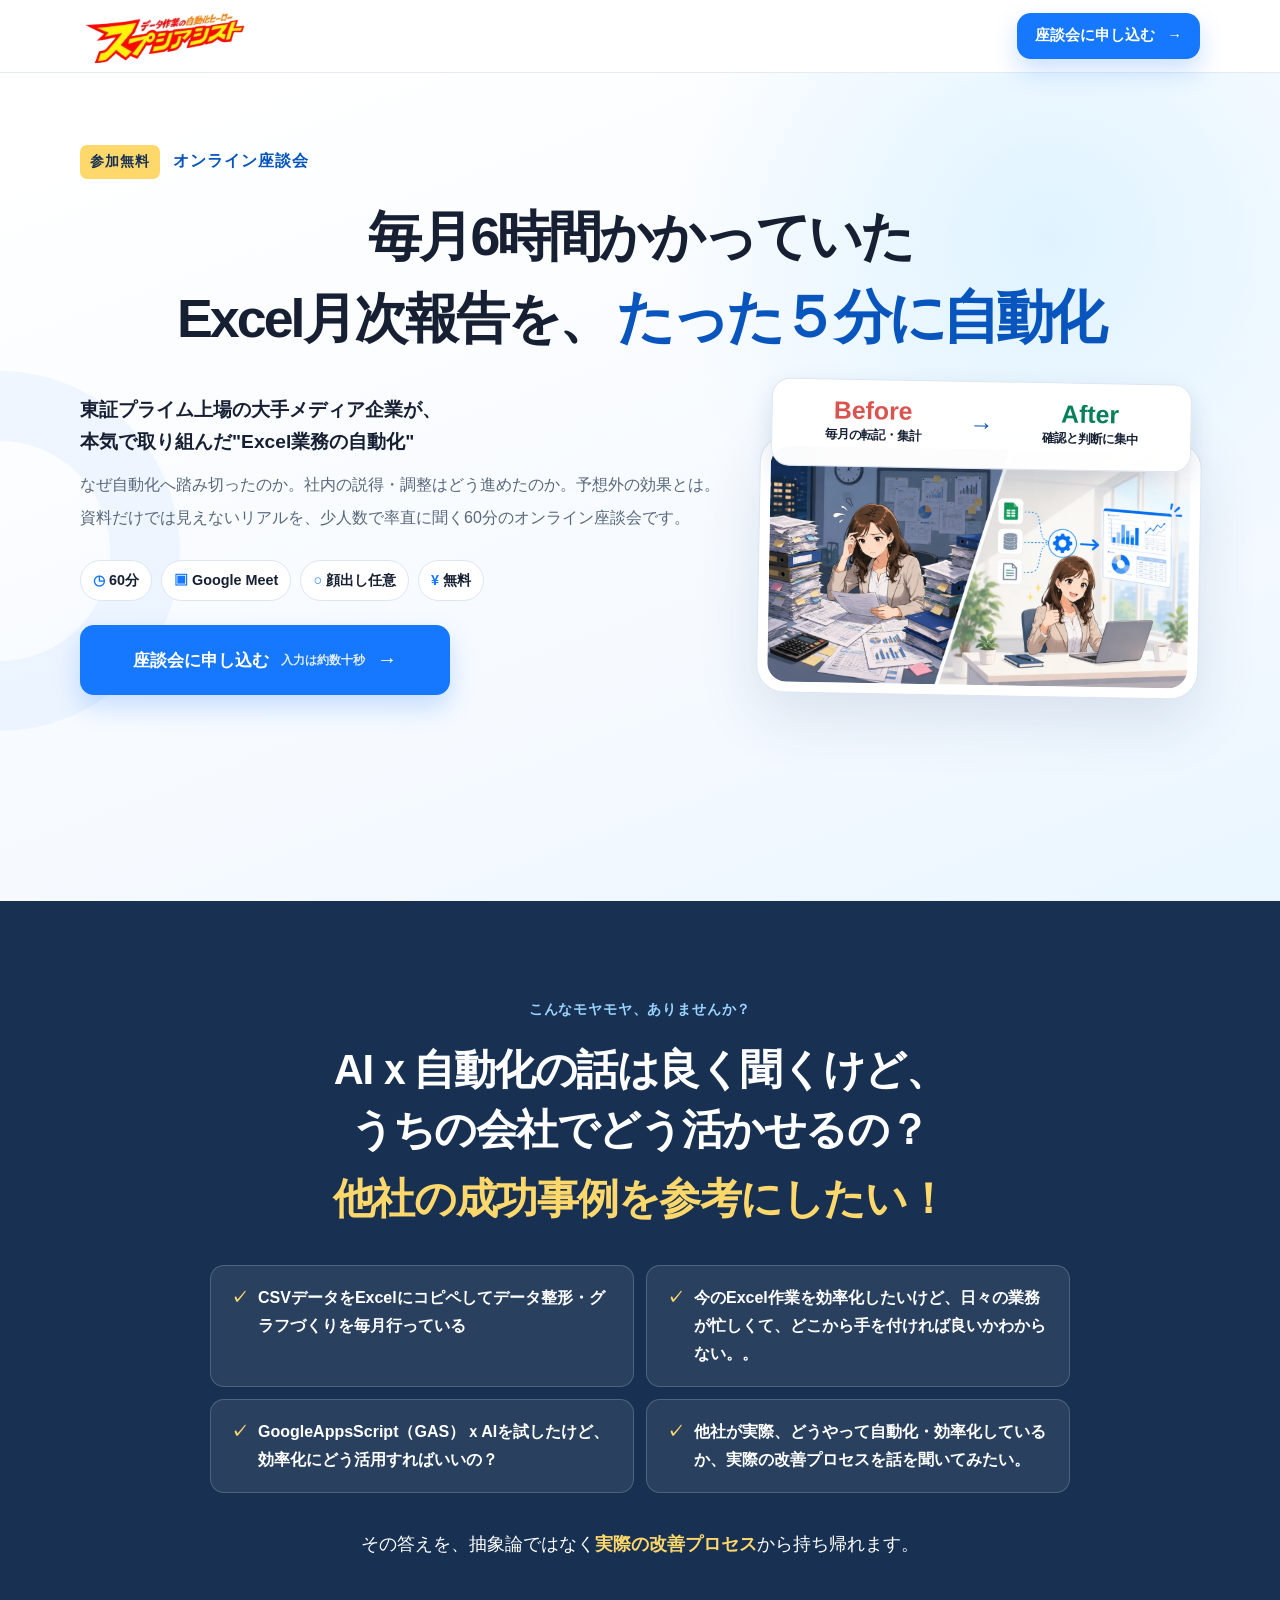
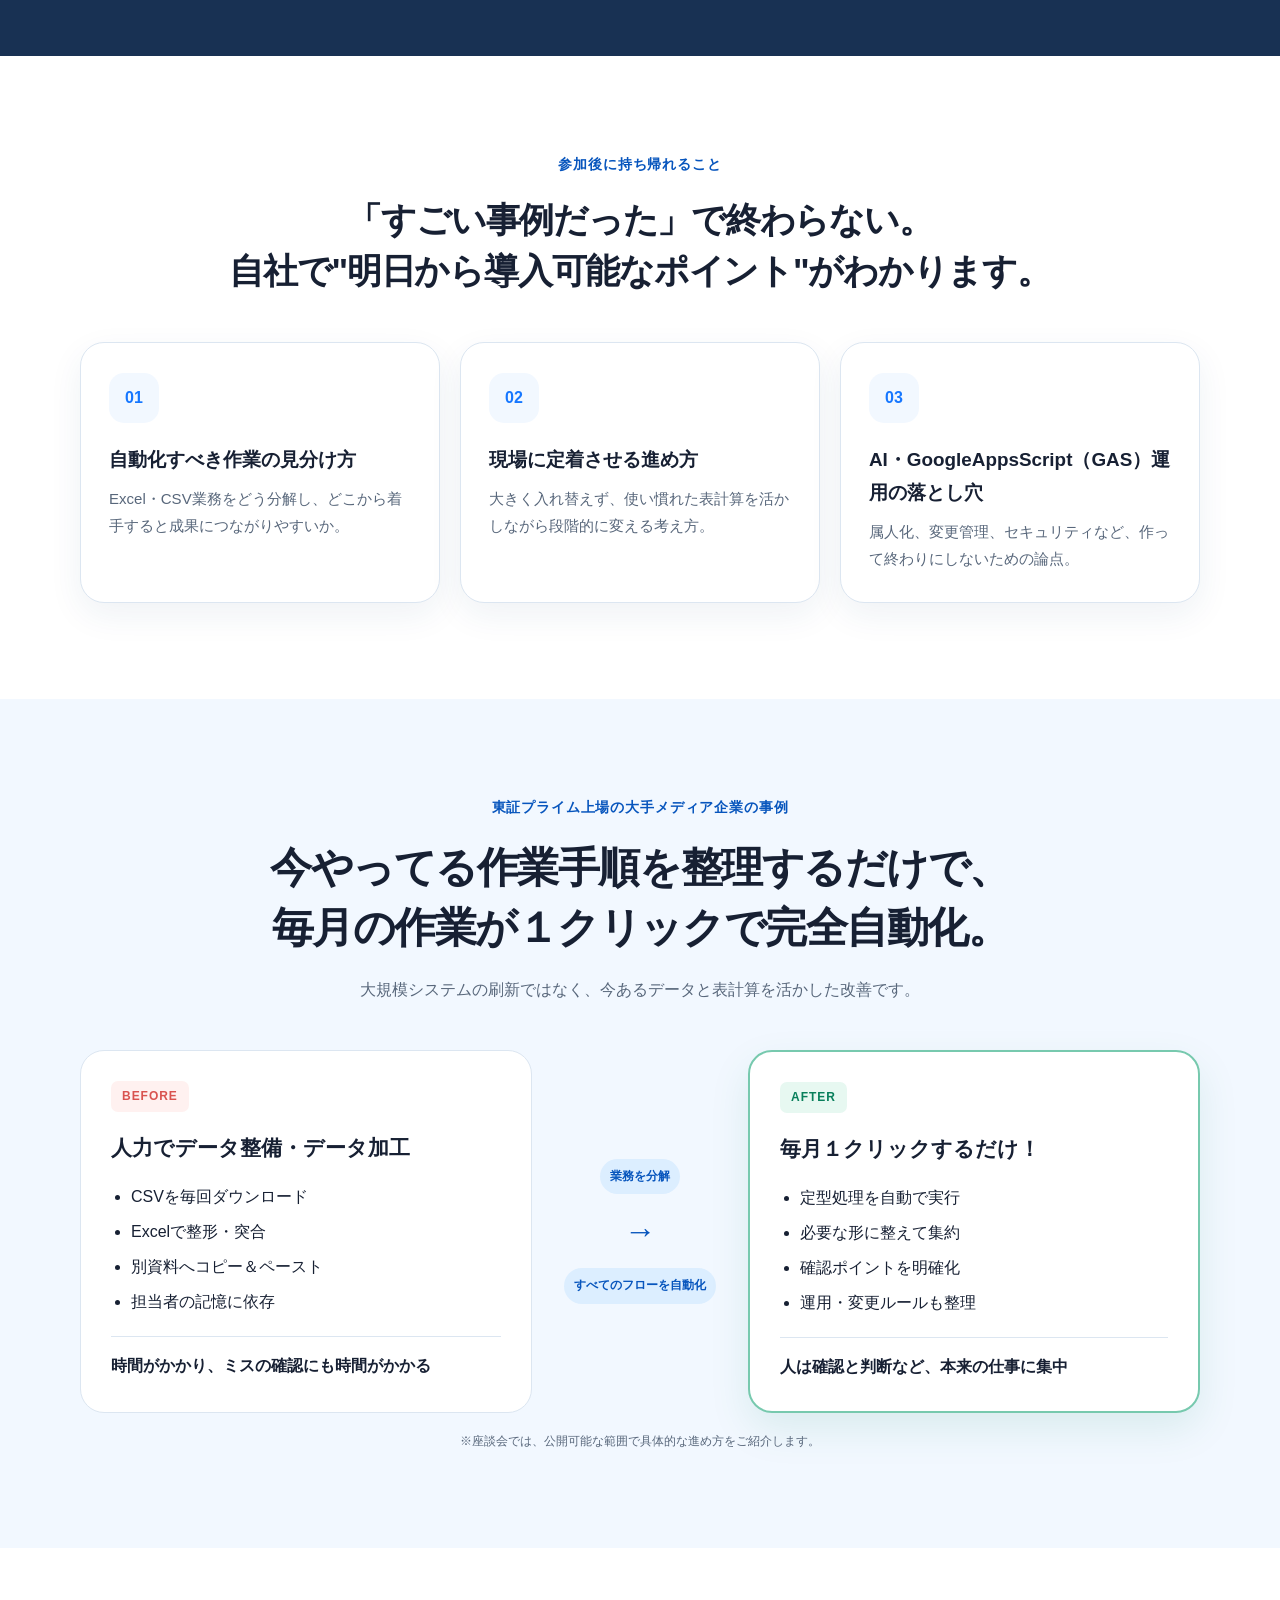
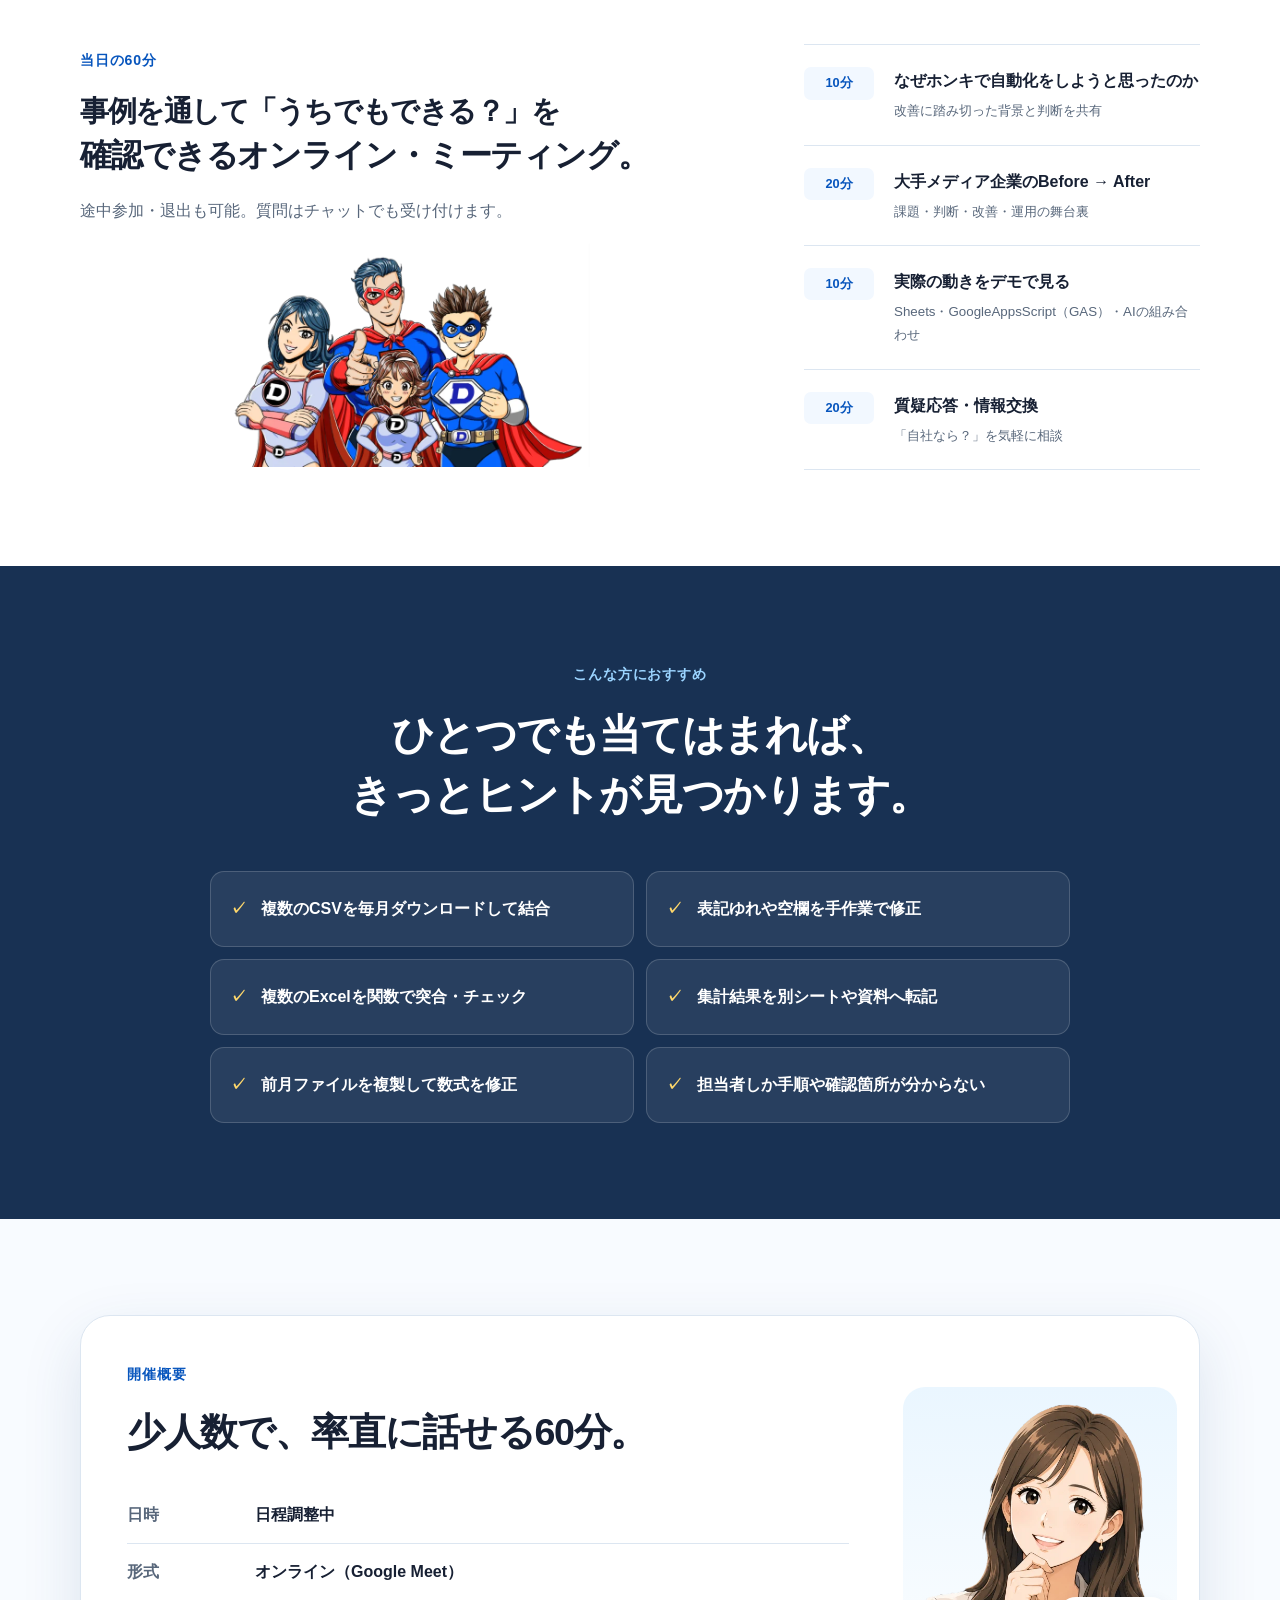
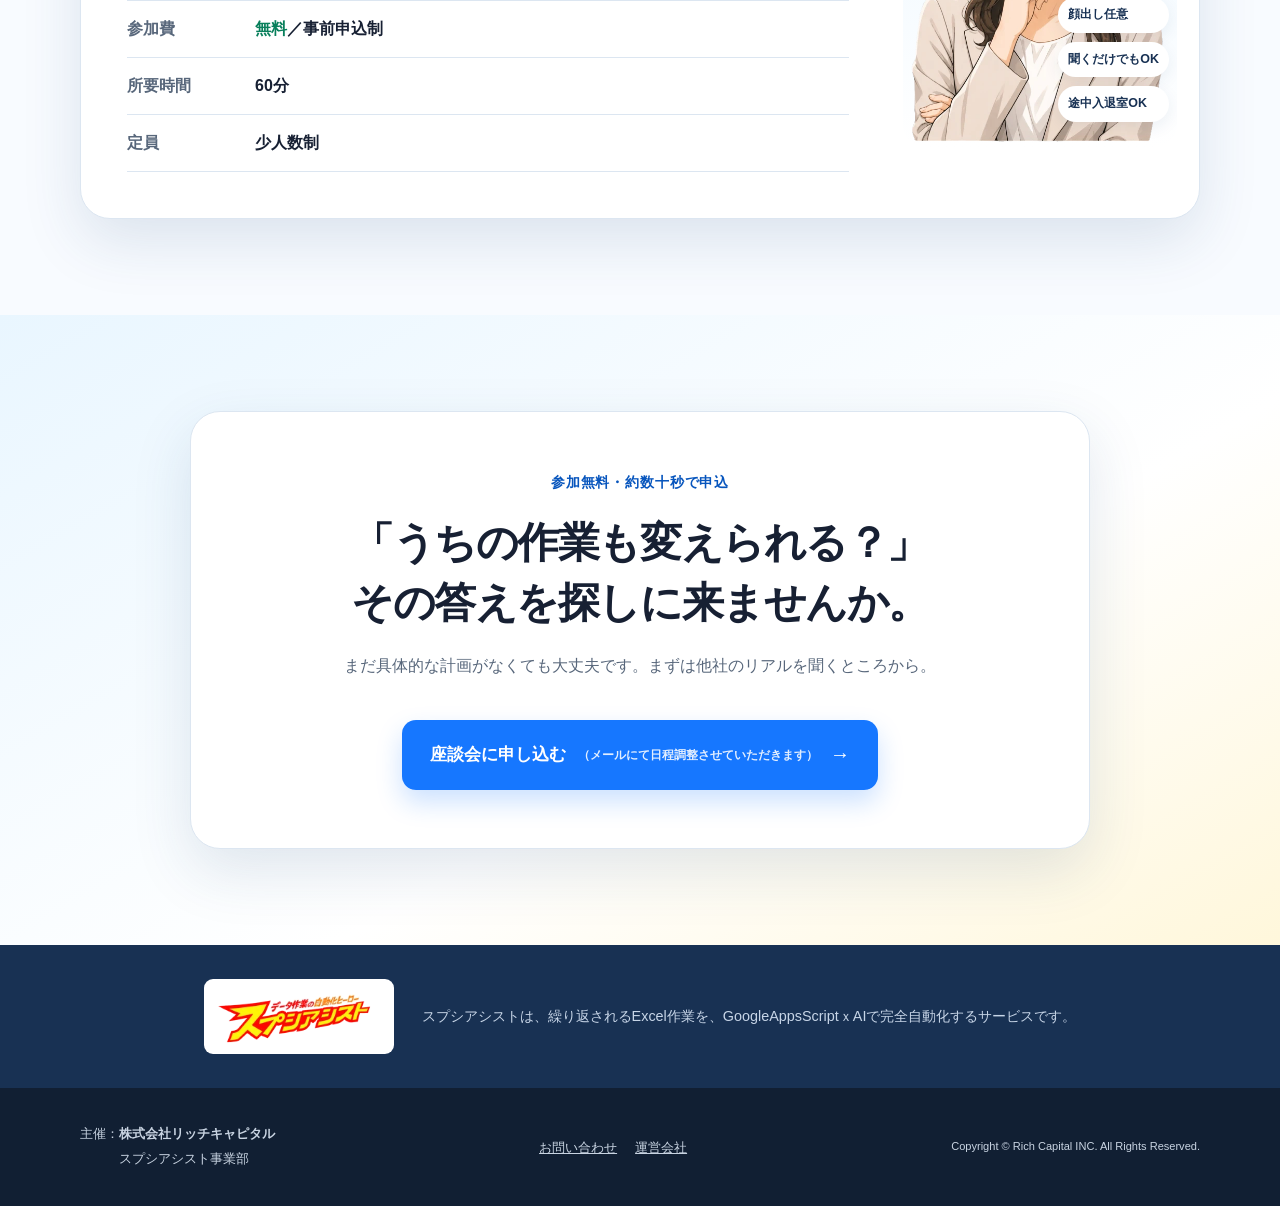
<file: index.html>
<!doctype html>
<html lang="ja">
<head>
  <meta charset="utf-8">
  <meta name="viewport" content="width=device-width,initial-scale=1">
  <title>Excel・CSV業務、どこまで自動化できる？｜無料オンライン座談会</title>
  <meta name="description" content="東証プライム上場の大手メディア企業の事例をもとに、Excel・CSV・Google Sheetsの手作業をどう減らしたか、成功談だけでなく検討の舞台裏まで聞ける無料オンライン座談会です。">
  <meta name="robots" content="index,follow,max-image-preview:large">
  <meta name="theme-color" content="#1677ff">
  <link rel="canonical" href="https://konddy55.github.io/supushi-roundtable-lp/">
  <link rel="icon" type="image/png" href="assets/favicon.png">
  <link rel="preload" as="image" href="assets/before-after.webp" type="image/webp" fetchpriority="high">
  <link rel="stylesheet" href="assets/css/style.css?v=20260805-15">
  <meta property="og:type" content="website">
  <meta property="og:locale" content="ja_JP">
  <meta property="og:site_name" content="スプシアシスト">
  <meta property="og:title" content="Excel・CSV業務、どこまで自動化できる？">
  <meta property="og:description" content="東証プライム上場の大手メディア企業のリアルな改善プロセスを聞く、無料オンライン座談会。">
  <meta property="og:url" content="https://konddy55.github.io/supushi-roundtable-lp/">
  <meta property="og:image" content="https://konddy55.github.io/supushi-roundtable-lp/assets/og-card.webp?v=20260804-1">
  <meta property="og:image:width" content="1200">
  <meta property="og:image:height" content="630">
  <meta property="og:image:alt" content="Excel・CSV業務の自動化について学ぶ無料オンライン座談会">
  <meta name="twitter:card" content="summary_large_image">
  <script type="application/ld+json">{"@context":"https://schema.org","@type":"WebPage","name":"Excel・CSV業務、どこまで自動化できる？ 無料オンライン座談会","description":"東証プライム上場の大手メディア企業の事例から、現場のデータ業務改善を学ぶオンライン座談会","url":"https://konddy55.github.io/supushi-roundtable-lp/","inLanguage":"ja","publisher":{"@type":"Organization","name":"株式会社リッチキャピタル"}}</script>
</head>
<body>
  <a class="skip-link" href="#main">本文へ移動</a>
  <header class="site-header" aria-label="サイトヘッダー">
    <div class="container header-inner">
      <a class="brand" href="https://www.richcapital.tokyo/assist" target="_blank" rel="noopener" aria-label="スプシアシスト公式サイトへ"><img src="assets/supushiassist-logo.webp" width="240" height="79" alt="スプシアシスト"></a>
      <a class="button button-small js-apply" href="#apply" data-cta-location="header">座談会に申し込む <span aria-hidden="true">→</span></a>
    </div>
  </header>

  <main id="main">
    <section class="hero" id="top">
      <div class="container hero-grid">
        <div class="hero-heading">
          <p class="kicker"><span>参加無料</span> オンライン座談会</p>
          <div class="hero-headline-row">
            <h1><span class="hero-title-first">毎月6時間かかっていた</span><span class="hero-title-second"><span>Excel月次報告を、</span><span class="hero-result">たった５分に自動化</span></span></h1>
          </div>
        </div>
        <div class="hero-copy">
          <p class="hero-lead">東証プライム上場の大手メディア企業が、本気で取り組んだ&quot;Excel業務の自動化&quot;</p>
          <p class="hero-note"><span>なぜ自動化へ踏み切ったのか。社内の説得・調整はどう進めたのか。予想外の効果とは。</span><span>資料だけでは見えないリアルを、少人数で率直に聞く60分のオンライン座談会です。</span></p>
          <ul class="fact-list" aria-label="開催情報">
            <li><span aria-hidden="true">◷</span> 60分</li>
            <li><span aria-hidden="true">▣</span> Google Meet</li>
            <li><span aria-hidden="true">○</span> 顔出し任意</li>
            <li><span aria-hidden="true">¥</span> 無料</li>
          </ul>
          <a class="button button-primary button-hero js-apply" href="#apply" data-cta-location="hero"><span>座談会に申し込む</span><small>入力は約数十秒</small><b aria-hidden="true">→</b></a>
        </div>
        <div class="hero-visual" aria-label="手作業から自動化への変化">
          <figure class="visual-card">
            <figcaption><span class="comparison-side before"><b>Before</b><small>毎月の転記・集計</small></span><strong class="comparison-arrow" aria-hidden="true">→</strong><span class="comparison-side after"><b>After</b><small>確認と判断に集中</small></span></figcaption>
            <img src="assets/before-after.webp" width="1200" height="676" alt="大量の手作業から、自動化された落ち着いた業務環境へ変化するイメージ" fetchpriority="high">
          </figure>
        </div>
      </div>
    </section>

    <section class="section empathy" id="empathy">
      <div class="container narrow reveal">
        <p class="section-label">こんなモヤモヤ、ありませんか？</p>
        <h2><span class="heading-line">AIｘ自動化の話は良く聞くけど、</span><span class="heading-line">うちの会社でどう活かせるの？</span><span class="heading-line emphasis-line">他社の成功事例を参考にしたい！</span></h2>
        <div class="pain-list">
          <p><span aria-hidden="true">✓</span> CSVデータをExcelにコピペしてデータ整形・グラフづくりを毎月行っている</p>
          <p><span aria-hidden="true">✓</span> 今のExcel作業を効率化したいけど、日々の業務が忙しくて、どこから手を付ければ良いかわからない。。</p>
          <p><span aria-hidden="true">✓</span> GoogleAppsScript（GAS）ｘAIを試したけど、効率化にどう活用すればいいの？</p>
          <p><span aria-hidden="true">✓</span> 他社が実際、どうやって自動化・効率化しているか、実際の改善プロセスを話を聞いてみたい。</p>
        </div>
        <p class="bridge">その答えを、抽象論ではなく<br class="mobile-only"><strong>実際の改善プロセス</strong>から持ち帰れます。</p>
      </div>
    </section>

    <section class="section takeaway" id="takeaway">
      <div class="container">
        <div class="section-head reveal">
          <p class="section-label">参加後に持ち帰れること</p>
          <h2><span class="heading-line">「すごい事例だった」で終わらない。</span><span class="heading-line">自社で&quot;明日から導入可能なポイント&quot;がわかります。</span></h2>
        </div>
        <div class="card-grid">
          <article class="info-card reveal"><span class="card-icon" aria-hidden="true">01</span><h3>自動化すべき作業の見分け方</h3><p>Excel・CSV業務をどう分解し、どこから着手すると成果につながりやすいか。</p></article>
          <article class="info-card reveal"><span class="card-icon" aria-hidden="true">02</span><h3>現場に定着させる進め方</h3><p>大きく入れ替えず、使い慣れた表計算を活かしながら段階的に変える考え方。</p></article>
          <article class="info-card reveal"><span class="card-icon" aria-hidden="true">03</span><h3>AI・GoogleAppsScript（GAS）運用の落とし穴</h3><p>属人化、変更管理、セキュリティなど、作って終わりにしないための論点。</p></article>
        </div>
      </div>
    </section>

    <section class="section case-section" id="case">
      <div class="container">
        <div class="section-head reveal">
          <p class="section-label">東証プライム上場の大手メディア企業の事例</p>
          <h2><span class="heading-line">今やってる作業手順を整理するだけで、</span><span class="heading-line">毎月の作業が１クリックで完全自動化。</span></h2>
          <p>大規模システムの刷新ではなく、今あるデータと表計算を活かした改善です。</p>
        </div>
        <div class="transformation reveal">
          <article class="state before"><div class="state-tag">BEFORE</div><h3>人力でデータ整備・データ加工</h3><ul><li>CSVを毎回ダウンロード</li><li>Excelで整形・突合</li><li>別資料へコピー＆ペースト</li><li>担当者の記憶に依存</li></ul><p>時間がかかり、ミスの確認にも時間がかかる</p></article>
          <div class="change-arrow" aria-label="改善のプロセス"><span>業務を分解</span><b aria-hidden="true">→</b><span>すべてのフローを自動化</span></div>
          <article class="state after"><div class="state-tag">AFTER</div><h3>毎月１クリックするだけ！</h3><ul><li>定型処理を自動で実行</li><li>必要な形に整えて集約</li><li>確認ポイントを明確化</li><li>運用・変更ルールも整理</li></ul><p>人は確認と判断など、本来の仕事に集中</p></article>
        </div>
        <p class="disclaimer">※座談会では、公開可能な範囲で具体的な進め方をご紹介します。</p>
      </div>
    </section>

    <section class="section program" id="program">
      <div class="container program-grid">
        <div class="reveal"><p class="section-label">当日の60分</p><h2><span class="heading-line program-heading-main">事例を通して「うちでもできる？」を</span><span class="heading-line">確認できるオンライン・ミーティング。</span></h2><p>途中参加・退出も可能。質問はチャットでも受け付けます。</p><img class="family" src="assets/supushi-family.webp" width="780" height="485" loading="lazy" alt="スプシアシストの親しみやすいキャラクターたち"></div>
        <ol class="agenda-list reveal">
          <li><span>10分</span><div><strong>なぜホンキで自動化をしようと思ったのか</strong><small>改善に踏み切った背景と判断を共有</small></div></li>
          <li><span>20分</span><div><strong>大手メディア企業のBefore → After</strong><small>課題・判断・改善・運用の舞台裏</small></div></li>
          <li><span>10分</span><div><strong>実際の動きをデモで見る</strong><small>Sheets・GoogleAppsScript（GAS）・AIの組み合わせ</small></div></li>
          <li><span>20分</span><div><strong>質疑応答・情報交換</strong><small>「自社なら？」を気軽に相談</small></div></li>
        </ol>
      </div>
    </section>

    <section class="section fit" id="fit">
      <div class="container narrow">
        <div class="section-head reveal"><p class="section-label">こんな方におすすめ</p><h2><span class="heading-line">ひとつでも当てはまれば、</span><span class="heading-line">きっとヒントが見つかります。</span></h2></div>
        <div class="fit-grid reveal"><p>複数のCSVを毎月ダウンロードして結合</p><p>表記ゆれや空欄を手作業で修正</p><p>複数のExcelを関数で突合・チェック</p><p>集計結果を別シートや資料へ転記</p><p>前月ファイルを複製して数式を修正</p><p>担当者しか手順や確認箇所が分からない</p></div>
      </div>
    </section>

    <section class="section event" id="event">
      <div class="container event-card reveal">
        <div class="event-copy"><p class="section-label">開催概要</p><h2>少人数で、率直に話せる60分。</h2><dl><div><dt>日時</dt><dd data-event="date">日程調整中</dd></div><div><dt>形式</dt><dd>オンライン（Google Meet）</dd></div><div><dt>参加費</dt><dd><strong>無料</strong>／事前申込制</dd></div><div><dt>所要時間</dt><dd>60分</dd></div><div><dt>定員</dt><dd data-event="capacity">少人数制</dd></div></dl></div>
        <div class="event-side"><img src="assets/smilekirei.webp" width="520" height="695" loading="lazy" alt="オンライン座談会への参加を検討する笑顔の女性"><ul><li>顔出し任意</li><li>聞くだけでもOK</li><li>途中入退室OK</li></ul></div>
      </div>
    </section>

    <section class="section final-cta" id="apply">
      <div class="container cta-panel reveal">
        <p class="section-label">参加無料・約数十秒で申込</p>
        <h2><span class="heading-line">「うちの作業も変えられる？」</span><span class="heading-line">その答えを探しに来ませんか。</span></h2>
        <p>まだ具体的な計画がなくても大丈夫です。まずは他社のリアルを聞くところから。</p>
        <a class="button button-primary button-final js-apply" href="#event" data-cta-location="final"><span>座談会に申し込む</span><small>（メールにて日程調整させていただきます）</small><b aria-hidden="true">→</b></a>
      </div>
    </section>

    <section class="service-note" aria-label="主催サービスについて"><div class="container service-inner"><a href="https://www.richcapital.tokyo/assist" target="_blank" rel="noopener" aria-label="スプシアシスト公式サイトへ"><img src="assets/supushiassist-logo.webp" width="240" height="79" loading="lazy" alt="スプシアシスト"></a><p>スプシアシストは、繰り返されるExcel作業を、GoogleAppsScriptｘAIで完全自動化するサービスです。</p></div></section>
  </main>

  <footer><div class="container footer-inner"><div class="footer-organizer"><span>主催：</span><div><strong>株式会社リッチキャピタル</strong><p>スプシアシスト事業部</p></div></div><nav aria-label="フッターナビ"><a data-contact-link href="https://docs.google.com/forms/d/e/1FAIpQLSc2X0_Ztzv2F8dMnaA498glJMkktIexL2oUAbz-jWMz8BQY6w/viewform" target="_blank" rel="noopener">お問い合わせ</a><a data-website-link href="https://www.richcapital.tokyo/" target="_blank" rel="noopener">運営会社</a></nav><small>Copyright © Rich Capital INC. All Rights Reserved.</small></div></footer>
  <div class="mobile-cta" data-mobile-cta><a class="button button-primary js-apply" href="#apply" data-cta-location="mobile"><span>無料で申し込む</span><small>約数十秒</small><b aria-hidden="true">→</b></a></div>
  <noscript><p class="noscript">JavaScriptが無効でも閲覧できます。申込先はページ末尾のボタンをご利用ください。</p></noscript>
  <script src="assets/js/config.js"></script>
  <script src="assets/js/main.js" defer></script>
</body>
</html>
</file>
<file: assets/css/style.css>
:root{--blue:#1677ff;--blue-d:#0755bd;--navy:#183153;--ink:#172033;--muted:#58677b;--pale:#f2f8ff;--cyan:#dff3ff;--yellow:#ffd86b;--red:#d9534f;--green:#087f5b;--line:#dce6f1;--white:#fff;--shadow:0 22px 60px rgba(31,66,113,.13);--radius:24px;--max:1120px}
*,*::before,*::after{box-sizing:border-box}
html{scroll-behavior:smooth;scroll-padding-top:82px}
body{margin:0;color:var(--ink);background:var(--white);font-family:-apple-system,BlinkMacSystemFont,"Noto Sans JP","Yu Gothic",Meiryo,sans-serif;line-height:1.75;line-break:strict;overflow-wrap:break-word;-webkit-font-smoothing:antialiased}
img{display:block;max-width:100%;height:auto}a{color:inherit}button,a{-webkit-tap-highlight-color:transparent}
.container{width:min(calc(100% - 40px),var(--max));margin-inline:auto}.narrow{max-width:860px}.section{padding:96px 0}.mobile-only{display:none}
.skip-link{position:fixed;top:8px;left:8px;z-index:1000;transform:translateY(-150%);padding:10px 16px;background:var(--navy);color:#fff;border-radius:8px}.skip-link:focus{transform:none}
.site-header{position:sticky;top:0;z-index:50;background:rgba(255,255,255,.92);border-bottom:1px solid rgba(220,230,241,.8);backdrop-filter:blur(14px)}
.header-inner{height:72px;display:flex;align-items:center;justify-content:space-between;gap:24px}.brand img{width:180px}.button{display:inline-flex;align-items:center;justify-content:center;gap:12px;min-height:58px;padding:10px 28px;border:0;border-radius:14px;background:var(--blue);color:#fff;font-weight:800;text-align:center;text-decoration:none;box-shadow:0 12px 26px rgba(22,119,255,.22);transition:transform .2s,background .2s,box-shadow .2s}.button:hover{transform:translateY(-2px);background:var(--blue-d);box-shadow:0 16px 30px rgba(22,119,255,.3)}.button:focus-visible,a:focus-visible{outline:3px solid var(--yellow);outline-offset:3px}.button-small{min-height:46px;padding:8px 18px;font-size:.92rem}.button small{font-size:.72rem;font-weight:600;opacity:.88}.button b{font-size:1.25rem}
.hero{position:relative;overflow:hidden;min-height:calc(100svh - 72px);padding:72px 0 64px;background:radial-gradient(circle at 82% 20%,#dff3ff 0,transparent 31%),linear-gradient(160deg,#fff 5%,#f4f9ff 72%,#e9f6ff)}.hero::before{content:"";position:absolute;width:360px;height:360px;left:-180px;top:36%;border:70px solid rgba(22,119,255,.05);border-radius:50%}.hero-grid{display:grid;grid-template-columns:1.04fr .96fr;align-items:center;gap:58px}.hero-copy{position:relative;z-index:2}.kicker,.section-label{margin:0 0 18px;color:var(--blue-d);font-weight:850;letter-spacing:.06em}.kicker span{display:inline-block;margin-right:8px;padding:5px 10px;border-radius:7px;background:var(--yellow);color:var(--navy);font-size:.86rem}.hero h1{margin:0 0 20px;font-size:clamp(2.55rem,5.3vw,4.75rem);line-height:1.14;letter-spacing:-.055em}.hero h1 em{color:var(--blue-d);font-style:normal}.hero-lead{margin:0 0 12px;font-size:clamp(1.15rem,2vw,1.45rem);line-height:1.55;font-weight:800}.hero-note{max-width:640px;margin:0;color:var(--muted);font-size:1rem}.fact-list{display:flex;flex-wrap:wrap;gap:9px;margin:26px 0 24px;padding:0;list-style:none}.fact-list li{padding:7px 12px;border:1px solid var(--line);border-radius:999px;background:#fff;font-size:.9rem;font-weight:750}.fact-list span{color:var(--blue);font-weight:900}.button-hero,.button-final{flex-wrap:wrap;min-width:min(100%,370px);min-height:70px}.button-hero span,.button-final span{font-size:1.08rem}.reassurance{margin:12px 0 0;color:var(--muted);font-size:.8rem}.hero-visual{position:relative}.visual-card{margin:0;padding:12px;background:#fff;border:1px solid var(--line);border-radius:28px;box-shadow:var(--shadow);transform:rotate(1deg)}.visual-card img{aspect-ratio:16/9;object-fit:cover;border-radius:19px}.visual-card figcaption{display:flex;align-items:center;justify-content:center;gap:10px;flex-wrap:wrap;padding:13px 8px 5px;font-size:.82rem;font-weight:800}.visual-card figcaption span{color:var(--red)}.visual-card figcaption .after{color:var(--green)}.talk-bubble{position:absolute;right:-14px;top:-33px;padding:14px 18px;border:2px solid var(--navy);border-radius:18px 18px 4px 18px;background:var(--yellow);color:var(--navy);font-weight:900;line-height:1.45;transform:rotate(-2deg)}.scroll-cue{position:absolute;bottom:20px;left:50%;transform:translateX(-50%);color:var(--muted);font-size:.8rem;text-decoration:none}.scroll-cue span{margin-left:7px;color:var(--blue)}
.section-head{text-align:center;max-width:850px;margin:0 auto 46px}.section-label{text-transform:none;font-size:.88rem}.section h2{margin:0 0 18px;font-size:clamp(1.85rem,3.8vw,3rem);line-height:1.38;letter-spacing:-.035em}.section-head>p:last-child{color:var(--muted)}.empathy{background:var(--navy);color:#fff;text-align:center}.empathy .section-label{color:#9bd4ff}.pain-list{display:grid;grid-template-columns:1fr 1fr;gap:12px;margin:36px auto}.pain-list p{display:flex;align-items:flex-start;gap:11px;margin:0;padding:18px 20px;border:1px solid rgba(255,255,255,.18);border-radius:14px;background:rgba(255,255,255,.075);font-weight:700;text-align:left}.pain-list span{color:var(--yellow)}.bridge{margin:32px 0 0;font-size:1.1rem}.bridge strong{color:var(--yellow)}
.takeaway{background:#fff}.card-grid{display:grid;grid-template-columns:repeat(3,1fr);gap:20px}.info-card{position:relative;padding:30px 28px;border:1px solid var(--line);border-radius:var(--radius);background:#fff;box-shadow:0 12px 34px rgba(31,66,113,.07)}.card-icon{display:grid;width:50px;height:50px;margin-bottom:20px;place-items:center;border-radius:15px;background:var(--pale);color:var(--blue);font-weight:900}.info-card h3{margin:0 0 10px;font-size:1.18rem}.info-card p{margin:0;color:var(--muted);font-size:.94rem}
.case-section{background:var(--pale)}.transformation{display:grid;grid-template-columns:1fr 180px 1fr;align-items:stretch;gap:18px}.state{padding:30px;border:1px solid var(--line);border-radius:var(--radius);background:#fff}.state-tag{display:inline-block;margin-bottom:18px;padding:5px 11px;border-radius:7px;background:#fff1f0;color:var(--red);font-size:.75rem;font-weight:900;letter-spacing:.08em}.state.after{border:2px solid #77c9ae;box-shadow:0 16px 40px rgba(8,127,91,.1)}.state.after .state-tag{background:#e7f8f1;color:var(--green)}.state h3{margin:0 0 16px;font-size:1.3rem}.state ul{margin:0 0 20px;padding-left:1.25em}.state li{margin:7px 0}.state>p{margin:0;padding-top:15px;border-top:1px solid var(--line);font-weight:800}.change-arrow{display:flex;flex-direction:column;align-items:center;justify-content:center;gap:9px;color:var(--blue-d);text-align:center;font-weight:800}.change-arrow b{font-size:2rem}.change-arrow span{padding:7px 10px;border-radius:999px;background:#dceeff;font-size:.78rem}.disclaimer{margin:18px 0 0;color:var(--muted);font-size:.78rem;text-align:center}
.program-grid{display:grid;grid-template-columns:.8fr 1.2fr;align-items:center;gap:64px}.program-grid p:not(.section-label){color:var(--muted)}.family{max-width:360px;margin:18px auto 0}.agenda-list{margin:0;padding:0;list-style:none}.agenda-list li{display:grid;grid-template-columns:70px 1fr;gap:20px;padding:22px 0;border-bottom:1px solid var(--line)}.agenda-list li:first-child{border-top:1px solid var(--line)}.agenda-list>li>span{align-self:start;padding:5px 6px;border-radius:7px;background:var(--pale);color:var(--blue-d);font-size:.8rem;font-weight:900;text-align:center}.agenda-list strong,.agenda-list small{display:block}.agenda-list small{margin-top:4px;color:var(--muted)}
.fit{background:var(--navy);color:#fff}.fit .section-label{color:#9bd4ff}.fit-grid{display:grid;grid-template-columns:repeat(2,1fr);gap:12px}.fit-grid p{position:relative;margin:0;padding:18px 18px 18px 50px;border:1px solid rgba(255,255,255,.17);border-radius:14px;background:rgba(255,255,255,.07);font-weight:750}.fit-grid p::before{content:"✓";position:absolute;left:19px;color:var(--yellow)}
.event{background:#f8fbff}.event-card{display:grid;grid-template-columns:1.12fr .88fr;gap:45px;align-items:center;padding:46px;border:1px solid var(--line);border-radius:30px;background:#fff;box-shadow:var(--shadow)}.event-copy dl{margin:28px 0 0}.event-copy dl div{display:grid;grid-template-columns:110px 1fr;gap:18px;padding:14px 0;border-bottom:1px solid var(--line)}.event-copy dt{color:var(--muted);font-weight:700}.event-copy dd{margin:0;font-weight:800}.event-copy dd strong{color:var(--green)}.event-side{display:grid;grid-template-columns:1fr auto;align-items:end;border-radius:22px;background:linear-gradient(#eaf6ff,#fff);overflow:hidden}.event-side img{max-height:345px;object-fit:contain}.event-side ul{margin:0 14px 24px 0;padding:0;list-style:none}.event-side li{margin:9px 0;padding:7px 10px;border-radius:999px;background:#fff;color:var(--navy);font-size:.78rem;font-weight:800;box-shadow:0 5px 16px rgba(31,66,113,.08)}
.final-cta{background:linear-gradient(150deg,#e9f6ff,#fff 60%,#fff7db);text-align:center}.cta-panel{max-width:900px;padding:58px 28px;border:1px solid var(--line);border-radius:30px;background:#fff;box-shadow:var(--shadow)}.cta-panel>p:not(.section-label):not(.reassurance){color:var(--muted)}.button-final{margin-top:24px}.service-note{padding:34px 0;background:var(--navy);color:#fff}.service-inner{display:flex;align-items:center;justify-content:center;gap:28px}.service-inner img{width:190px;padding:9px;border-radius:9px;background:#fff}.service-inner p{margin:0;color:#c7d5e7;font-size:.9rem}footer{padding:34px 0;background:#111f33;color:#c9d4e2}.footer-inner{display:flex;align-items:center;justify-content:space-between;gap:24px;font-size:.83rem}.footer-inner p{margin:2px 0}.footer-inner nav{display:flex;gap:18px}.mobile-cta{display:none}.noscript{margin:0;padding:10px;background:#fff3cd;text-align:center}
.reveal{opacity:0;transform:translateY(20px);transition:opacity .65s ease,transform .65s ease}.reveal.is-visible{opacity:1;transform:none}
@media(max-width:900px){.hero{min-height:auto;padding-top:56px}.hero-grid,.program-grid,.event-card{grid-template-columns:1fr}.hero-grid{gap:52px}.hero-copy{text-align:center}.hero-note{margin-inline:auto}.fact-list{justify-content:center}.hero-visual{max-width:680px;margin:auto}.scroll-cue{display:none}.card-grid{grid-template-columns:1fr}.transformation{grid-template-columns:1fr}.change-arrow{flex-direction:row}.program-grid{gap:30px}.family{max-width:280px}.event-side{max-width:520px;margin:auto}.event-card{padding:34px}.service-inner{flex-direction:column;text-align:center}.footer-inner{flex-wrap:wrap}}
@media(max-width:640px){html{scroll-padding-top:66px}.container{width:min(calc(100% - 24px),var(--max))}.section{padding:68px 0}.desktop-only{display:none}.mobile-only{display:block}.site-header .header-inner{height:62px}.brand img{width:146px}.site-header .button{display:none}.hero{padding:40px 0 54px}.hero h1{font-size:clamp(2.25rem,12vw,3.2rem)}.hero-lead{font-size:1.06rem}.hero-note{text-align:left}.fact-list{gap:7px}.fact-list li{padding:6px 10px;font-size:.78rem}.button-hero,.button-final{width:100%;min-width:0}.talk-bubble{right:-4px;top:-26px;padding:10px 12px;font-size:.75rem}.visual-card{padding:8px;border-radius:20px}.visual-card img{border-radius:14px}.visual-card figcaption{gap:6px;font-size:.7rem}.pain-list,.fit-grid{grid-template-columns:1fr}.pain-list p{padding:15px}.transformation{gap:12px}.state{padding:24px 20px}.change-arrow{padding:4px 0}.program-grid{text-align:center}.agenda-list{text-align:left}.agenda-list li{grid-template-columns:60px 1fr;gap:13px;padding:18px 0}.event-card{padding:25px 19px}.event-copy dl div{grid-template-columns:82px 1fr;gap:10px}.event-side{grid-template-columns:1fr}.event-side img{max-height:280px}.event-side ul{display:flex;flex-wrap:wrap;justify-content:center;margin:0;padding:12px}.event-side li{margin:4px}.cta-panel{padding:40px 18px}.footer-inner{align-items:flex-start;flex-direction:column}.mobile-cta{position:fixed;left:0;right:0;bottom:0;z-index:60;padding:9px 12px calc(9px + env(safe-area-inset-bottom));background:rgba(255,255,255,.96);border-top:1px solid var(--line);backdrop-filter:blur(12px);transform:translateY(120%);transition:transform .25s}.mobile-cta.is-active{display:block;transform:none}.mobile-cta .button{width:100%;min-height:54px}.mobile-cta .button span{font-size:1rem}body{padding-bottom:76px}}
@media(prefers-reduced-motion:reduce){html{scroll-behavior:auto}.reveal{opacity:1;transform:none;transition:none}.button,.mobile-cta{transition:none}}
@media print{.site-header,.mobile-cta,.scroll-cue{display:none}.section{padding:36px 0}.reveal{opacity:1;transform:none}}

/* Japanese line-wrap control: balance headings and avoid orphaned punctuation. */
.hero h1{text-wrap:balance}
.section h2{text-wrap:auto}
.heading-line{display:block;text-wrap:balance}
.hero-lead{max-width:620px;font-size:clamp(1.05rem,1.65vw,1.2rem);line-height:1.65;text-wrap:balance}
.hero-note,.section-head>p:last-child,.cta-panel>p{text-wrap:pretty}
.section-head{max-width:900px}
.section h2{font-size:clamp(1.75rem,3.25vw,2.65rem);line-height:1.45}
@media(max-width:900px){.hero-lead{margin-inline:auto}}
@media(max-width:640px){.hero-lead{font-size:1rem;line-height:1.7}.section h2{font-size:clamp(1.6rem,7.2vw,1.95rem)}}

/* 2026-08 copy and hero visual refinements */
.hero-title-top{display:block;font-size:.62em;line-height:1.38;letter-spacing:-.045em;color:var(--ink)}
.hero-title-top span{display:block;white-space:nowrap}
.hero-result{background:transparent;color:var(--blue-d);font-weight:900;letter-spacing:-.075em;white-space:nowrap}
.hero-note{font-size:1rem;line-height:1.9}
.hero-note span{display:block;color:var(--muted);font-size:1rem;font-weight:400;white-space:nowrap}
.hero-note span+span{margin-top:.2em}
.visual-card{position:relative;margin-top:34px;padding:10px}
.visual-card figcaption{position:absolute;z-index:3;top:-58px;left:10px;right:10px;display:grid;grid-template-columns:1fr auto 1fr;align-items:center;gap:12px;min-height:88px;padding:12px 16px;border:1px solid var(--line);border-radius:18px;background:rgba(255,255,255,.98);box-shadow:0 10px 24px rgba(31,66,113,.14)}
.comparison-side{display:flex;flex-direction:column;align-items:center;gap:2px;text-align:center}
.comparison-side b{font-size:1.55rem;line-height:1;font-weight:900}.comparison-side small{color:var(--ink);font-size:.78rem;font-weight:800;white-space:nowrap}
.comparison-side.before b{color:var(--red)}.comparison-side.after b{color:var(--green)}.comparison-arrow{color:var(--blue-d);font-size:1.5rem}
.emphasis-line{margin-top:.2em;color:var(--yellow)}
.program h2{font-size:clamp(1.65rem,2.7vw,2.25rem)}
.fit-grid p{min-height:76px;display:flex;align-items:center;line-height:1.55}
@media(max-width:640px){.hero-title-top{font-size:.58em}.hero-title-top span{white-space:normal;text-wrap:balance}.hero-note{font-size:.94rem;line-height:1.8}.hero-note span{font-size:.94rem;white-space:normal}.visual-card{margin-top:58px}.visual-card figcaption{top:-52px;left:4px;right:4px;min-height:76px;gap:6px;padding:9px 8px}.comparison-side b{font-size:1.25rem}.comparison-side small{font-size:.67rem}.comparison-arrow{font-size:1.2rem}.program h2{font-size:1.7rem}.fit-grid p{min-height:0}}

/* 2026-08-04 content layout refinements */
.hero-lead{max-width:650px}
.takeaway .section-head{max-width:1120px}
.takeaway h2{font-size:clamp(1.55rem,2.75vw,2.25rem)}
.takeaway .heading-line{white-space:nowrap}
.program-grid{grid-template-columns:minmax(0,1.25fr) minmax(360px,.75fr);gap:64px}
.program h2{font-size:clamp(1.65rem,2.5vw,2rem)}
.program .heading-line{white-space:nowrap}
.program-heading-main{font-size:.9em;letter-spacing:-.05em}
.event-card{grid-template-columns:1.45fr .55fr;gap:30px}
.event-copy h2{font-size:clamp(1.8rem,3vw,2.35rem);white-space:nowrap}
.event-side{position:relative;display:block;min-height:360px;transform:translateX(24px)}
.event-side img{max-height:360px;margin-left:auto;object-fit:contain}
.event-side ul{position:absolute;right:8px;bottom:16px;margin:0}
@media(max-width:900px){.takeaway .heading-line,.program .heading-line,.event-copy h2{white-space:normal}.program-grid,.event-card{grid-template-columns:1fr}.event-side{max-width:520px;min-height:320px;margin:auto;transform:none}.event-side img{max-height:320px;margin:auto}.event-side ul{right:12px;bottom:12px}}
@media(max-width:640px){.takeaway h2{font-size:1.6rem}.event-copy h2{font-size:1.75rem}.event-side{min-height:300px}.event-side img{max-height:300px}}

/* 2026-08-05 readability and footer alignment */
.hero-grid{grid-template-columns:minmax(0,1.18fr) minmax(0,.82fr);column-gap:42px;row-gap:34px;align-items:start}
.hero-heading{grid-column:1/-1}
.hero-heading .kicker{margin-bottom:24px}
.hero-headline-row{text-align:center}
.hero-headline-row h1{margin:0;font-size:clamp(2.35rem,4.2vw,3.65rem);line-height:1.23}
.hero-title-first{display:block;margin:0 auto .22em;white-space:nowrap}
.hero-title-second{display:flex;align-items:baseline;justify-content:center;gap:.12em;white-space:nowrap}
.hero-title-second .hero-result{font-size:1.08em}
.hero-title-top{font-size:1em;line-height:1.35;letter-spacing:-.055em}
.hero-copy{align-self:start;padding-top:8px}
.hero-visual{align-self:start;width:540px;max-width:100%;justify-self:end;margin-top:52px;transform:none}
.hero-visual .visual-card{margin-top:0}
.footer-organizer{display:grid;grid-template-columns:auto 1fr;align-items:start}
.footer-organizer p{margin-top:2px}
@media(max-width:900px){.hero-grid{grid-template-columns:1fr;row-gap:34px}.hero-visual{width:auto;margin-top:38px}.hero-visual .visual-card{margin-top:58px}.hero-note span{white-space:normal}.program-heading-main{white-space:nowrap!important;font-size:.84em}}
@media(max-width:640px){.hero-headline-row h1{font-size:1.85rem}.hero-title-first{white-space:normal}.hero-title-second{flex-direction:column;align-items:center;gap:.12em;white-space:normal}.program-heading-main{white-space:normal!important;font-size:1em}.button-final small{width:100%;line-height:1.45}}
</file>
